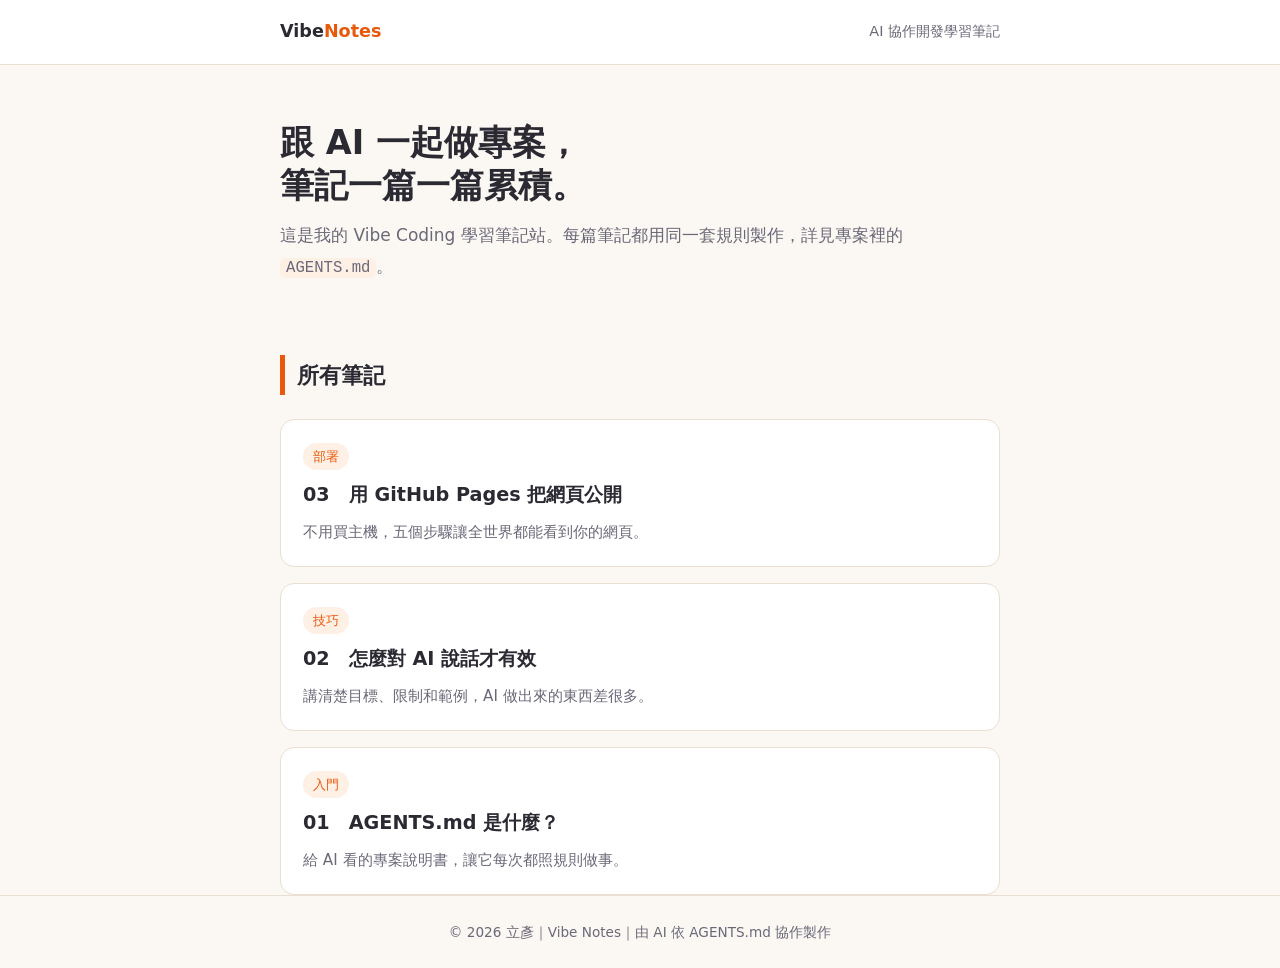
<file: index.html>
<!DOCTYPE html>
<html lang="zh-Hant">
<head>
  <meta charset="UTF-8">
  <meta name="viewport" content="width=device-width, initial-scale=1">
  <title>Vibe Notes｜AI 協作開發學習筆記</title>
  <meta name="description" content="立彥的 AI 協作開發（Vibe Coding）學習筆記，用簡單的話記錄怎麼跟 AI 一起做專案。">
  <link rel="stylesheet" href="assets/style.css">
</head>
<body>
  <header class="site"><div class="wrap">
    <a class="brand" href="index.html">Vibe<span>Notes</span></a>
    <span class="meta">AI 協作開發學習筆記</span>
  </div></header>

  <main class="wrap">
    <section class="hero">
      <h1>跟 AI 一起做專案，<br>筆記一篇一篇累積。</h1>
      <p>這是我的 Vibe Coding 學習筆記站。每篇筆記都用同一套規則製作，詳見專案裡的 <code>AGENTS.md</code>。</p>
    </section>

    <h2>所有筆記</h2>
    <div class="cards">
      <!-- NOTES:START（新增筆記時，把新卡片加在這兩行註解之間，最新的放最上面） -->
      <a class="card" href="notes/03-github-pages.html">
        <span class="tag">部署</span>
        <h3>03　用 GitHub Pages 把網頁公開</h3>
        <p>不用買主機，五個步驟讓全世界都能看到你的網頁。</p>
      </a>
      <a class="card" href="notes/02-good-prompts.html">
        <span class="tag">技巧</span>
        <h3>02　怎麼對 AI 說話才有效</h3>
        <p>講清楚目標、限制和範例，AI 做出來的東西差很多。</p>
      </a>
      <a class="card" href="notes/01-what-is-agents-md.html">
        <span class="tag">入門</span>
        <h3>01　AGENTS.md 是什麼？</h3>
        <p>給 AI 看的專案說明書，讓它每次都照規則做事。</p>
      </a>
      <!-- NOTES:END -->
    </div>
  </main>

  <footer class="site"><div class="wrap">© 2026 立彥｜Vibe Notes｜由 AI 依 AGENTS.md 協作製作</div></footer>
</body>
</html>
</file>
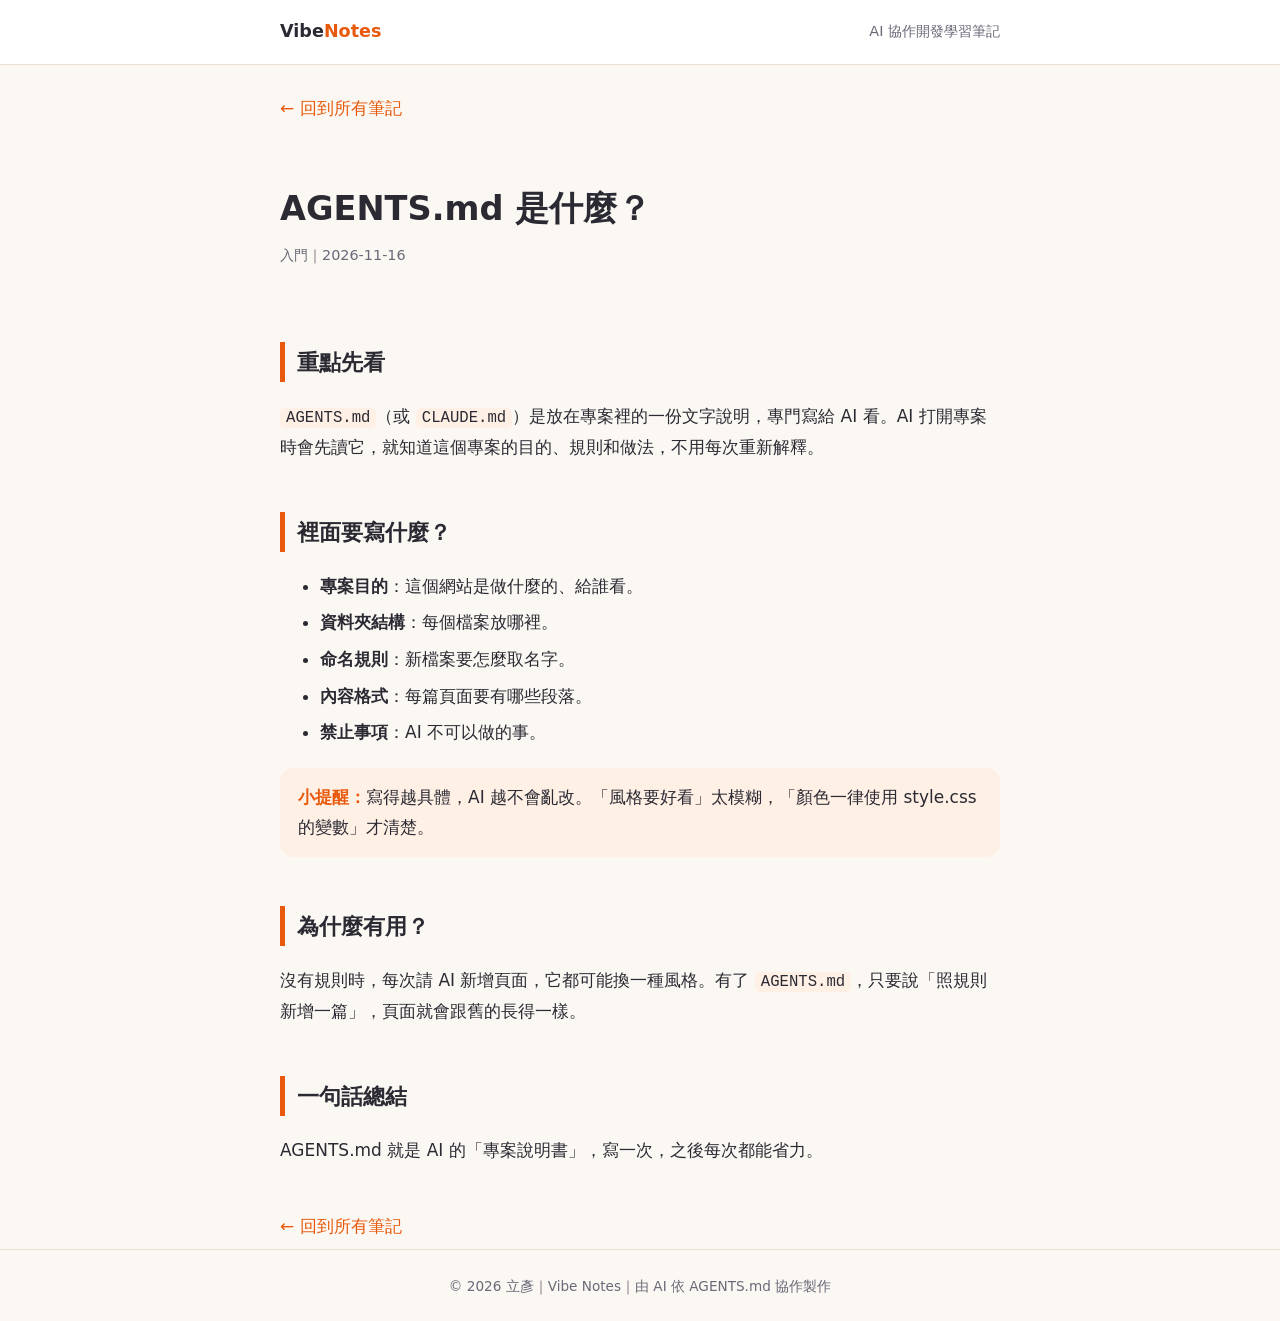
<file: notes/01-what-is-agents-md.html>
<!DOCTYPE html>
<html lang="zh-Hant">
<head>
  <meta charset="UTF-8">
  <meta name="viewport" content="width=device-width, initial-scale=1">
  <title>AGENTS.md 是什麼？｜Vibe Notes</title>
  <meta name="description" content="給 AI 看的專案說明書，讓它每次都照規則做事。">
  <link rel="stylesheet" href="../assets/style.css">
</head>
<body>
  <header class="site"><div class="wrap">
    <a class="brand" href="../index.html">Vibe<span>Notes</span></a>
    <span class="meta">AI 協作開發學習筆記</span>
  </div></header>

  <main class="wrap">
    <a class="back" href="../index.html">← 回到所有筆記</a>
    <section class="hero">
      <h1>AGENTS.md 是什麼？</h1>
      <p class="meta">入門｜2026-11-16</p>
    </section>

    <h2>重點先看</h2>
    <p><code>AGENTS.md</code>（或 <code>CLAUDE.md</code>）是放在專案裡的一份文字說明，專門寫給 AI 看。AI 打開專案時會先讀它，就知道這個專案的目的、規則和做法，不用每次重新解釋。</p>

    <h2>裡面要寫什麼？</h2>
    <ul>
      <li><strong>專案目的</strong>：這個網站是做什麼的、給誰看。</li>
      <li><strong>資料夾結構</strong>：每個檔案放哪裡。</li>
      <li><strong>命名規則</strong>：新檔案要怎麼取名字。</li>
      <li><strong>內容格式</strong>：每篇頁面要有哪些段落。</li>
      <li><strong>禁止事項</strong>：AI 不可以做的事。</li>
    </ul>

    <div class="tip"><strong>小提醒：</strong>寫得越具體，AI 越不會亂改。「風格要好看」太模糊，「顏色一律使用 style.css 的變數」才清楚。</div>

    <h2>為什麼有用？</h2>
    <p>沒有規則時，每次請 AI 新增頁面，它都可能換一種風格。有了 <code>AGENTS.md</code>，只要說「照規則新增一篇」，頁面就會跟舊的長得一樣。</p>

    <h2>一句話總結</h2>
    <p>AGENTS.md 就是 AI 的「專案說明書」，寫一次，之後每次都能省力。</p>


    <a class="back" href="../index.html">← 回到所有筆記</a>
  </main>

  <footer class="site"><div class="wrap">© 2026 立彥｜Vibe Notes｜由 AI 依 AGENTS.md 協作製作</div></footer>
</body>
</html>
</file>
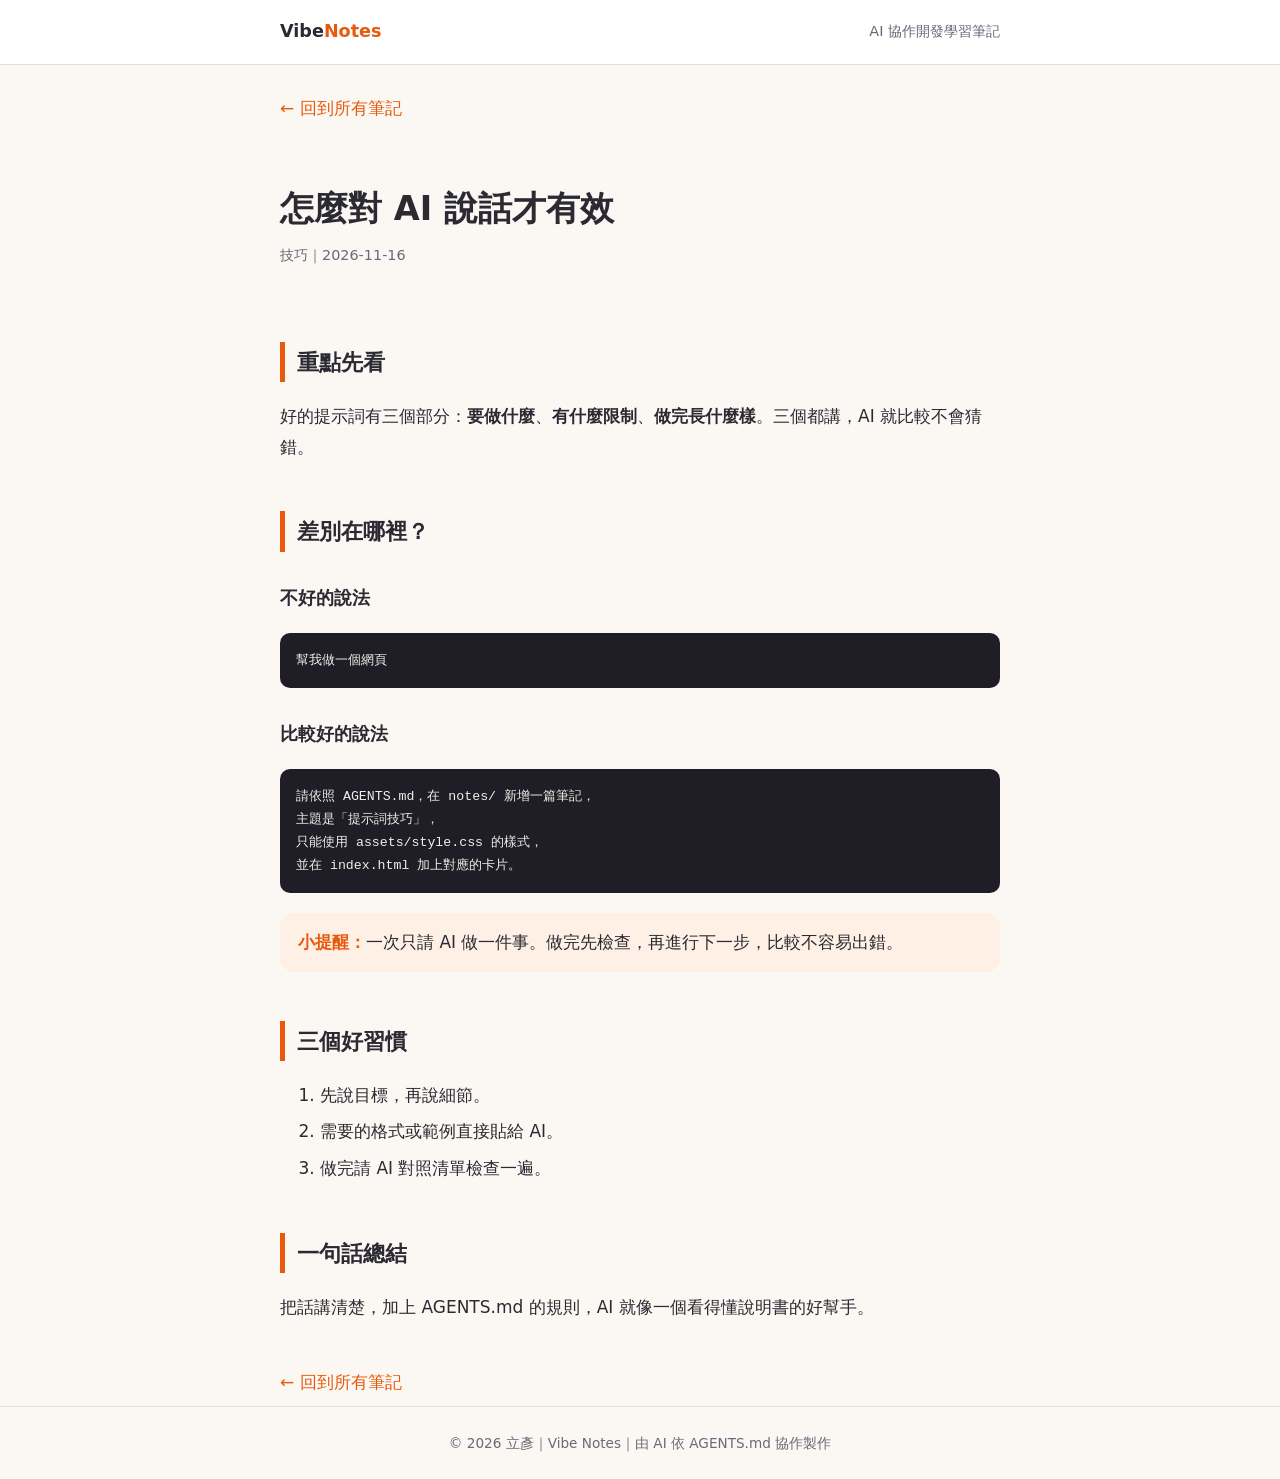
<file: notes/02-good-prompts.html>
<!DOCTYPE html>
<html lang="zh-Hant">
<head>
  <meta charset="UTF-8">
  <meta name="viewport" content="width=device-width, initial-scale=1">
  <title>怎麼對 AI 說話才有效｜Vibe Notes</title>
  <meta name="description" content="講清楚目標、限制和範例，AI 做出來的東西差很多。">
  <link rel="stylesheet" href="../assets/style.css">
</head>
<body>
  <header class="site"><div class="wrap">
    <a class="brand" href="../index.html">Vibe<span>Notes</span></a>
    <span class="meta">AI 協作開發學習筆記</span>
  </div></header>

  <main class="wrap">
    <a class="back" href="../index.html">← 回到所有筆記</a>
    <section class="hero">
      <h1>怎麼對 AI 說話才有效</h1>
      <p class="meta">技巧｜2026-11-16</p>
    </section>

    <h2>重點先看</h2>
    <p>好的提示詞有三個部分：<strong>要做什麼</strong>、<strong>有什麼限制</strong>、<strong>做完長什麼樣</strong>。三個都講，AI 就比較不會猜錯。</p>

    <h2>差別在哪裡？</h2>
    <h3>不好的說法</h3>
    <pre><code>幫我做一個網頁</code></pre>
    <h3>比較好的說法</h3>
    <pre><code>請依照 AGENTS.md，在 notes/ 新增一篇筆記，
主題是「提示詞技巧」，
只能使用 assets/style.css 的樣式，
並在 index.html 加上對應的卡片。</code></pre>

    <div class="tip"><strong>小提醒：</strong>一次只請 AI 做一件事。做完先檢查，再進行下一步，比較不容易出錯。</div>

    <h2>三個好習慣</h2>
    <ol>
      <li>先說目標，再說細節。</li>
      <li>需要的格式或範例直接貼給 AI。</li>
      <li>做完請 AI 對照清單檢查一遍。</li>
    </ol>

    <h2>一句話總結</h2>
    <p>把話講清楚，加上 AGENTS.md 的規則，AI 就像一個看得懂說明書的好幫手。</p>


    <a class="back" href="../index.html">← 回到所有筆記</a>
  </main>

  <footer class="site"><div class="wrap">© 2026 立彥｜Vibe Notes｜由 AI 依 AGENTS.md 協作製作</div></footer>
</body>
</html>
</file>
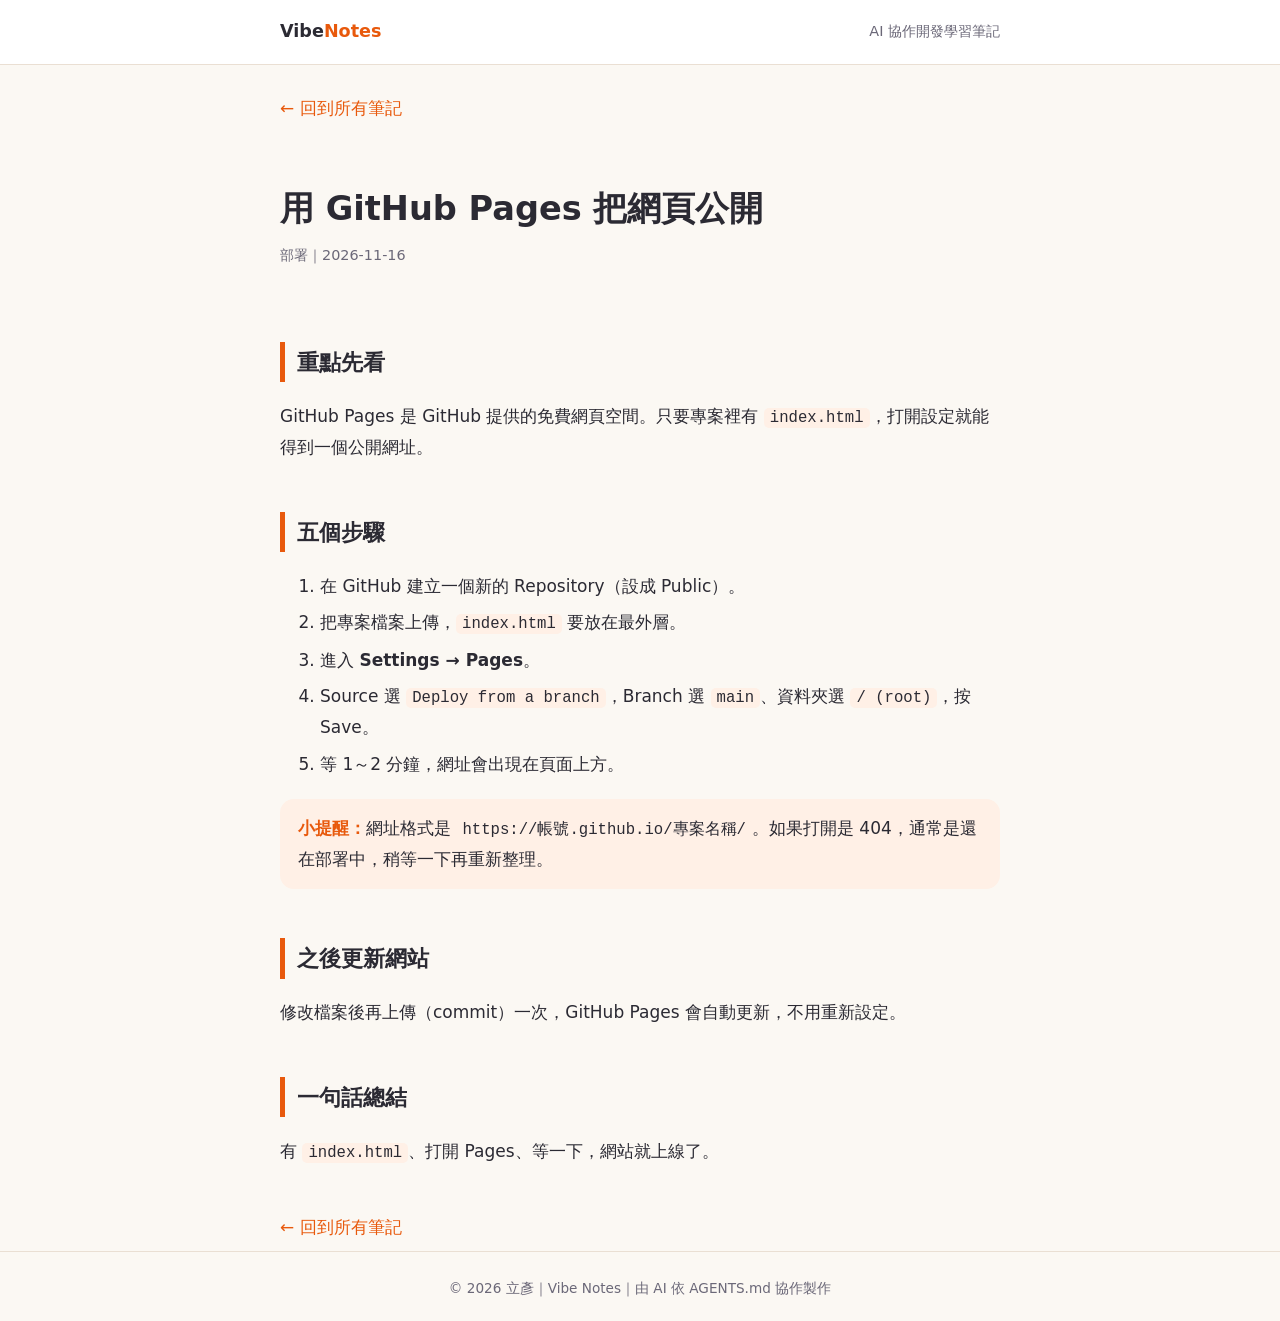
<file: notes/03-github-pages.html>
<!DOCTYPE html>
<html lang="zh-Hant">
<head>
  <meta charset="UTF-8">
  <meta name="viewport" content="width=device-width, initial-scale=1">
  <title>用 GitHub Pages 把網頁公開｜Vibe Notes</title>
  <meta name="description" content="不用買主機，五個步驟讓全世界都能看到你的網頁。">
  <link rel="stylesheet" href="../assets/style.css">
</head>
<body>
  <header class="site"><div class="wrap">
    <a class="brand" href="../index.html">Vibe<span>Notes</span></a>
    <span class="meta">AI 協作開發學習筆記</span>
  </div></header>

  <main class="wrap">
    <a class="back" href="../index.html">← 回到所有筆記</a>
    <section class="hero">
      <h1>用 GitHub Pages 把網頁公開</h1>
      <p class="meta">部署｜2026-11-16</p>
    </section>

    <h2>重點先看</h2>
    <p>GitHub Pages 是 GitHub 提供的免費網頁空間。只要專案裡有 <code>index.html</code>，打開設定就能得到一個公開網址。</p>

    <h2>五個步驟</h2>
    <ol>
      <li>在 GitHub 建立一個新的 Repository（設成 Public）。</li>
      <li>把專案檔案上傳，<code>index.html</code> 要放在最外層。</li>
      <li>進入 <strong>Settings → Pages</strong>。</li>
      <li>Source 選 <code>Deploy from a branch</code>，Branch 選 <code>main</code>、資料夾選 <code>/ (root)</code>，按 Save。</li>
      <li>等 1～2 分鐘，網址會出現在頁面上方。</li>
    </ol>

    <div class="tip"><strong>小提醒：</strong>網址格式是 <code>https://帳號.github.io/專案名稱/</code>。如果打開是 404，通常是還在部署中，稍等一下再重新整理。</div>

    <h2>之後更新網站</h2>
    <p>修改檔案後再上傳（commit）一次，GitHub Pages 會自動更新，不用重新設定。</p>

    <h2>一句話總結</h2>
    <p>有 <code>index.html</code>、打開 Pages、等一下，網站就上線了。</p>


    <a class="back" href="../index.html">← 回到所有筆記</a>
  </main>

  <footer class="site"><div class="wrap">© 2026 立彥｜Vibe Notes｜由 AI 依 AGENTS.md 協作製作</div></footer>
</body>
</html>
</file>
<file: assets/style.css>
/* Vibe Notes 共用樣式：所有頁面都引用這一份，不要在頁面內另寫 <style> */
:root{
  --bg:#fbf8f3; --surface:#ffffff; --text:#2b2a33; --muted:#6b6878;
  --accent:#e8590c; --accent-soft:#fff0e6; --border:#eadfd3;
  --radius:14px; --maxw:760px;
}
@media (prefers-color-scheme: dark){
  :root{--bg:#1c1b22;--surface:#26252e;--text:#f1eee9;--muted:#a9a5b5;--accent:#ff8a4c;--accent-soft:#35282a;--border:#3a3844}
}
*{box-sizing:border-box}
html{scroll-behavior:smooth}
body{margin:0;background:var(--bg);color:var(--text);
  font-family:"Noto Sans TC","PingFang TC","Microsoft JhengHei",system-ui,sans-serif;
  line-height:1.8;font-size:17px}
.wrap{max-width:var(--maxw);margin:0 auto;padding:0 20px}
header.site{border-bottom:1px solid var(--border);background:var(--surface)}
header.site .wrap{display:flex;align-items:center;justify-content:space-between;padding:16px 20px}
header.site a.brand{font-weight:700;color:var(--text);text-decoration:none;font-size:1.1rem}
header.site a.brand span{color:var(--accent)}
.hero{padding:56px 0 24px}
.hero h1{font-size:2.1rem;line-height:1.3;margin:0 0 12px}
.hero p{color:var(--muted);margin:0}
main{padding-bottom:64px}
h2{margin-top:2.2em;font-size:1.4rem;border-left:5px solid var(--accent);padding-left:12px}
h3{margin-top:1.6em;font-size:1.15rem}
a{color:var(--accent)}
.cards{display:grid;gap:16px;margin-top:24px}
.card{display:block;background:var(--surface);border:1px solid var(--border);
  border-radius:var(--radius);padding:20px 22px;text-decoration:none;color:var(--text);
  transition:transform .15s,box-shadow .15s}
.card:hover{transform:translateY(-2px);box-shadow:0 6px 18px rgba(0,0,0,.08)}
.card .tag{display:inline-block;font-size:.8rem;background:var(--accent-soft);color:var(--accent);
  padding:2px 10px;border-radius:999px;margin-bottom:8px}
.card h3{margin:0 0 6px;font-size:1.2rem}
.card p{margin:0;color:var(--muted);font-size:.95rem}
.meta{color:var(--muted);font-size:.9rem}
.tip{background:var(--accent-soft);border-radius:var(--radius);padding:14px 18px;margin:20px 0}
.tip strong{color:var(--accent)}
pre,code{font-family:ui-monospace,Menlo,Consolas,monospace}
pre{background:#1f1e26;color:#f1eee9;padding:16px;border-radius:10px;overflow-x:auto;font-size:.9rem;line-height:1.6}
code{background:var(--accent-soft);padding:1px 6px;border-radius:5px;font-size:.92em}
pre code{background:none;padding:0}
ol li,ul li{margin:.35em 0}
.back{display:inline-block;margin:28px 0 8px;text-decoration:none}
footer.site{border-top:1px solid var(--border);color:var(--muted);font-size:.85rem;padding:24px 0;text-align:center}
@media(max-width:560px){.hero h1{font-size:1.7rem}body{font-size:16px}}
</file>
